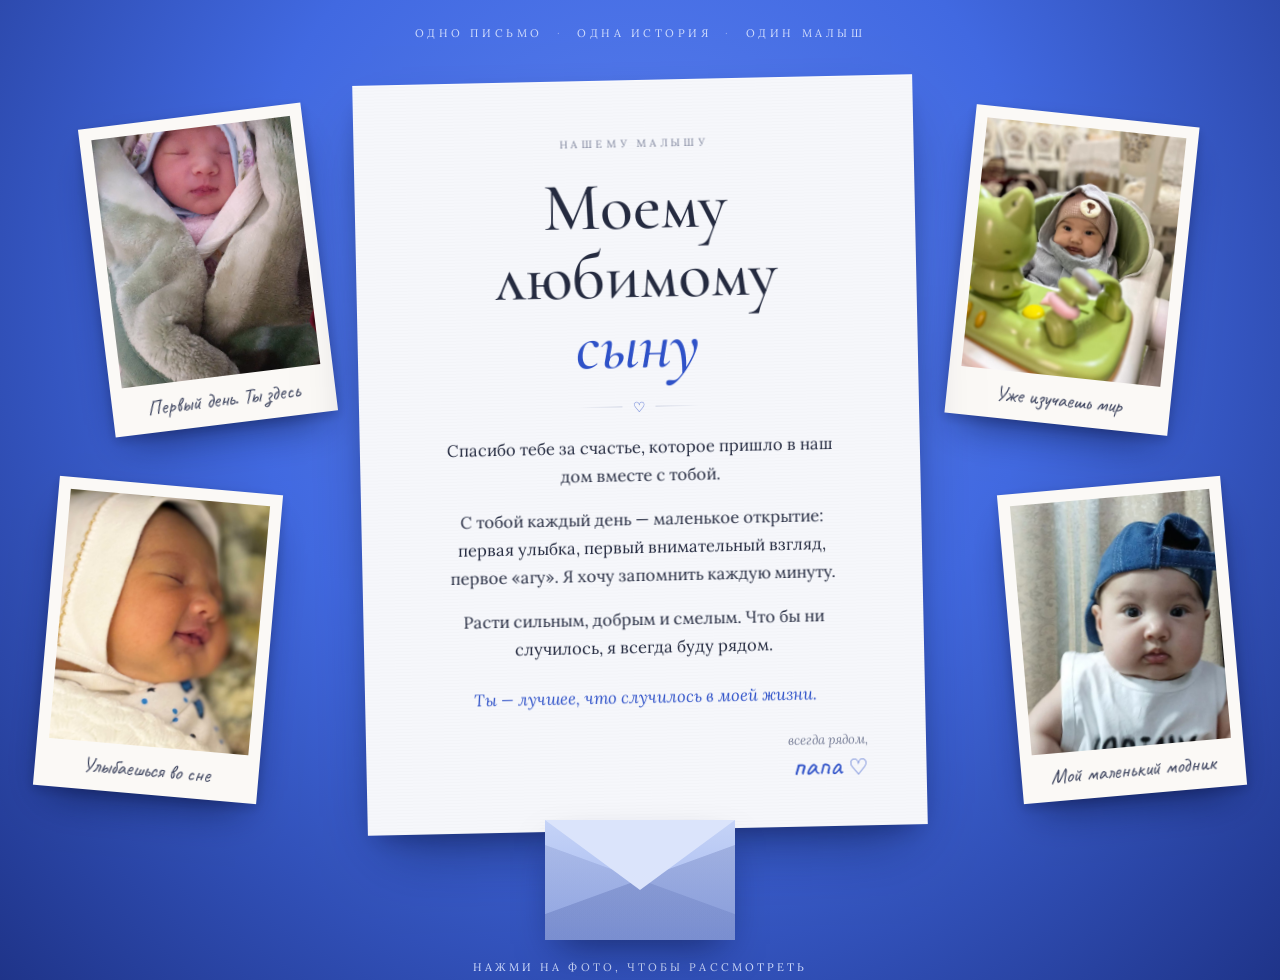
<file: index.html>
<!DOCTYPE html>
<html lang="ru">
<head>
  <meta charset="UTF-8">
  <meta name="viewport" content="width=device-width, initial-scale=1.0">
  <title>Моему любимому сыну</title>
  <meta name="description" content="Письмо папы своему маленькому сыну.">
  <meta property="og:title" content="Моему любимому сыну">
  <meta property="og:description" content="Одно письмо, одна история, одно маленькое счастье.">
  <meta property="og:image" content="photos/son-3.jpg">
  <link rel="icon" href="data:image/svg+xml,<svg xmlns='http://www.w3.org/2000/svg' viewBox='0 0 100 100'><text y='.9em' font-size='90'>💌</text></svg>">
  <link rel="preconnect" href="https://fonts.googleapis.com">
  <link rel="preconnect" href="https://fonts.gstatic.com" crossorigin>
  <link href="https://fonts.googleapis.com/css2?family=Cormorant+Garamond:ital,wght@0,500;0,600;1,500;1,600&family=Lora:ital,wght@0,400;1,400&family=Caveat:wght@500&display=swap" rel="stylesheet">
  <link rel="stylesheet" href="style.css">
</head>
<body>
  <nav class="top">
    <span>Одно письмо</span><i>·</i><span>Одна история</span><i>·</i><span>Один малыш</span>
  </nav>

  <main class="stage">
    <div class="side side--left">
      <button class="polaroid" data-i="0" style="--r:-7deg; --d:.9s">
        <img src="photos/son-1.jpg" alt="Сын в первый день, спит в зелёном пледе">
        <span>Первый день. Ты здесь</span>
      </button>
      <button class="polaroid" data-i="1" style="--r:5deg; --d:1.1s">
        <img src="photos/son-2.jpg" alt="Сын улыбается во сне в белом чепчике">
        <span>Улыбаешься во сне</span>
      </button>
    </div>

    <article class="letter">
      <p class="kicker">Нашему малышу</p>
      <h1>Моему<br>любимому<br><em>сыну</em></h1>
      <div class="divider"><span>♡</span></div>
      <p>Спасибо тебе за счастье, которое пришло в наш дом вместе с тобой.</p>
      <p>С тобой каждый день — маленькое открытие: первая улыбка, первый внимательный взгляд, первое «агу». Я хочу запомнить каждую минуту.</p>
      <p>Расти сильным, добрым и смелым. Что бы ни случилось, я всегда буду рядом.</p>
      <p class="accent">Ты — лучшее, что случилось в моей жизни.</p>
      <p class="sign"><small>всегда рядом,</small>папа <span>♡</span></p>
    </article>

    <div class="side side--right">
      <button class="polaroid" data-i="2" style="--r:6deg; --d:1.0s">
        <img src="photos/son-3.jpg" alt="Сын в шапке с медвежонком смотрит в камеру">
        <span>Уже изучаешь мир</span>
      </button>
      <button class="polaroid" data-i="3" style="--r:-5deg; --d:1.2s">
        <img src="photos/son-4.jpg" alt="Сын в джинсовой кепке козырьком назад">
        <span>Мой маленький модник</span>
      </button>
    </div>

    <div class="envelope" aria-hidden="true"><div class="flap"></div></div>
    <p class="hint">нажми на фото, чтобы рассмотреть</p>
  </main>

  <div class="lightbox" hidden>
    <button class="lb-nav lb-prev" aria-label="Предыдущее фото">‹</button>
    <figure class="lb-card">
      <img alt="">
      <figcaption></figcaption>
    </figure>
    <button class="lb-nav lb-next" aria-label="Следующее фото">›</button>
  </div>

  <script src="script.js"></script>
</body>
</html>
</file>
<file: style.css>
:root {
  --bg: #4169e1;
  --bg-deep: #1f3489;
  --paper: #f6f7fb;
  --ink: #252b40;
  --muted: #7a8099;
  --accent: #2f52c9;
  --pink: #d3defc;
}

* { box-sizing: border-box; margin: 0; padding: 0; }

html { min-height: 100%; background: var(--bg-deep); }

body {
  min-height: 100vh;
  font-family: "Lora", Georgia, serif;
  color: var(--ink);
  background:
    radial-gradient(ellipse at 50% 30%, #5a80f0 0%, var(--bg) 45%, var(--bg-deep) 100%);
  background-color: var(--bg);
  overflow-x: hidden;
}

/* ---------- top nav ---------- */
.top {
  display: flex;
  justify-content: center;
  gap: 14px;
  padding: 26px 16px 10px;
  font-size: 11px;
  letter-spacing: .32em;
  text-transform: uppercase;
  color: var(--pink);
  opacity: 0;
  animation: fade 1s .2s forwards;
}
.top i { font-style: normal; opacity: .5; }

/* ---------- layout ---------- */
.stage {
  position: relative;
  display: grid;
  grid-template-columns: 1fr minmax(0, 560px) 1fr;
  align-items: center;
  gap: 40px;
  max-width: 1280px;
  margin: 0 auto;
  padding: 30px 24px 150px;
}

.side {
  display: flex;
  flex-direction: column;
  gap: 60px;
}
.side--left  { align-items: flex-end; }
.side--right { align-items: flex-start; }
.side--left .polaroid:nth-child(2)  { margin-right: 50px; }
.side--right .polaroid:nth-child(2) { margin-left: 50px; }

/* ---------- letter ---------- */
.letter {
  position: relative;
  z-index: 2;
  background: var(--paper);
  padding: 56px 58px 46px;
  text-align: center;
  box-shadow:
    0 1px 0 rgba(255,255,255,.6) inset,
    0 30px 60px -20px rgba(8, 18, 60, .55),
    0 12px 24px -12px rgba(8, 18, 60, .4);
  transform: rotate(-1.2deg);
  animation: rise 1.4s cubic-bezier(.2, .8, .2, 1) both;
}
.letter::after { /* subtle paper texture */
  content: "";
  position: absolute;
  inset: 0;
  pointer-events: none;
  background: repeating-linear-gradient(0deg, rgba(0,0,0,.012) 0 1px, transparent 1px 3px);
}

.kicker {
  font-size: 10.5px;
  letter-spacing: .34em;
  text-transform: uppercase;
  color: var(--muted);
  margin-bottom: 22px;
}

h1 {
  font-family: "Cormorant Garamond", Georgia, serif;
  font-weight: 500;
  font-size: clamp(44px, 6vw, 68px);
  line-height: 1.02;
  color: var(--ink);
}
h1 em { color: var(--accent); font-style: italic; }

.divider {
  position: relative;
  margin: 26px auto 26px;
  width: 120px;
  height: 1px;
  background: linear-gradient(90deg, transparent, #c3c9dc, transparent);
}
.divider span {
  position: absolute;
  left: 50%;
  top: 50%;
  transform: translate(-50%, -52%);
  background: var(--paper);
  padding: 0 10px;
  color: var(--accent);
  font-size: 14px;
}

.letter p:not(.kicker):not(.sign) {
  font-size: 16.5px;
  line-height: 1.7;
  margin: 0 auto 16px;
  max-width: 400px;
}
.letter .accent {
  font-style: italic;
  color: var(--accent);
  margin-top: 22px !important;
}

.sign {
  text-align: right;
  margin-top: 26px;
  font-family: "Caveat", cursive;
  font-size: 30px;
  color: var(--accent);
  line-height: 1;
}
.sign small {
  display: block;
  font-family: "Lora", serif;
  font-style: italic;
  font-size: 13px;
  color: var(--muted);
  margin-bottom: 4px;
}
.sign span { font-size: 22px; }

/* ---------- envelope ---------- */
.envelope {
  position: absolute;
  left: 50%;
  bottom: 40px;
  width: 190px;
  height: 120px;
  transform: translateX(-50%);
  background: linear-gradient(180deg, #c5d3f7, #9fb4ee);
  box-shadow: 0 18px 40px -14px rgba(6, 14, 50, .6);
  z-index: 3;
  opacity: 0;
  animation: fade .6s forwards;
}
.envelope::before { /* bottom V fold */
  content: "";
  position: absolute;
  inset: 0;
  background: linear-gradient(160deg, transparent 49.5%, rgba(25, 45, 130, .18) 50%),
              linear-gradient(200deg, transparent 49.5%, rgba(25, 45, 130, .12) 50%);
}
.flap {
  position: absolute;
  left: 0; right: 0; top: 0;
  height: 70px;
  background: #dbe4fb;
  clip-path: polygon(0 0, 100% 0, 50% 100%);
  transform-origin: top;
  transform: rotateX(180deg);
  animation: flap 1s .2s forwards;
  filter: drop-shadow(0 2px 2px rgba(0,0,0,.08));
}

/* ---------- polaroids ---------- */
.polaroid {
  all: unset;
  cursor: zoom-in;
  display: block;
  width: 200px;
  padding: 12px 12px 0;
  background: #fbf9f6;
  box-shadow: 0 20px 40px -16px rgba(6, 14, 50, .65), 0 4px 10px rgba(6, 14, 50, .2);
  transform: rotate(var(--r));
  transition: transform .35s cubic-bezier(.2, .8, .2, 1), box-shadow .35s;
  opacity: 0;
  animation: drop .9s var(--d) cubic-bezier(.2, .9, .3, 1.2) forwards;
}
.polaroid img {
  display: block;
  width: 100%;
  aspect-ratio: 4 / 5;
  object-fit: cover;
  background: #ddd;
}
.polaroid span {
  display: block;
  padding: 10px 2px 12px;
  font-family: "Caveat", cursive;
  font-size: 21px;
  color: #3f4660;
  text-align: center;
}
.polaroid:hover,
.polaroid:focus-visible {
  transform: rotate(0deg) scale(1.06);
  box-shadow: 0 30px 50px -16px rgba(6, 14, 50, .75), 0 6px 14px rgba(6, 14, 50, .25);
}
.polaroid:focus-visible { outline: 2px solid var(--pink); outline-offset: 4px; }

.hint {
  position: absolute;
  left: 0; right: 0;
  bottom: 6px;
  text-align: center;
  font-size: 11px;
  letter-spacing: .28em;
  text-transform: uppercase;
  color: var(--pink);
  opacity: 0;
  animation: fade 1s 2s forwards;
}

/* ---------- lightbox ---------- */
.lightbox {
  position: fixed;
  inset: 0;
  z-index: 50;
  display: flex;
  align-items: center;
  justify-content: center;
  gap: 18px;
  padding: 16px;
  background: rgba(12, 24, 80, .55);
  backdrop-filter: blur(10px);
  -webkit-backdrop-filter: blur(10px);
  animation: fade .3s forwards;
}
.lightbox[hidden] { display: none; }
.lb-card {
  background: #fbf9f6;
  padding: 16px 16px 0;
  max-width: min(520px, 100%);
  box-shadow: 0 40px 80px -20px rgba(0, 0, 0, .6);
  transform: rotate(-1.5deg);
  animation: pop .45s cubic-bezier(.2, .9, .3, 1.15);
}
.lb-card img {
  display: block;
  max-width: 100%;
  max-height: 72vh;
  margin: 0 auto;
  object-fit: contain;
}
.lb-card figcaption {
  padding: 14px 4px 18px;
  font-family: "Caveat", cursive;
  font-size: 30px;
  text-align: center;
  color: #3f4660;
}
.lb-nav {
  all: unset;
  cursor: pointer;
  flex: none;
  width: 48px;
  height: 48px;
  border-radius: 50%;
  display: grid;
  place-items: center;
  font-size: 34px;
  line-height: 1;
  color: var(--paper);
  background: rgba(255, 255, 255, .12);
  transition: background .2s;
}
.lb-nav:hover, .lb-nav:focus-visible { background: rgba(255, 255, 255, .25); }

/* ---------- animations ---------- */
@keyframes fade { to { opacity: 1; } }
@keyframes rise {
  0%   { opacity: 0; transform: translateY(45vh) scale(.35) rotate(0deg); }
  60%  { opacity: 1; }
  100% { opacity: 1; transform: translateY(0) scale(1) rotate(-1.2deg); }
}
@keyframes flap { to { transform: rotateX(0deg); } }
@keyframes drop {
  from { opacity: 0; transform: translateY(-40px) rotate(calc(var(--r) * -2)) scale(.9); }
  to   { opacity: 1; transform: rotate(var(--r)); }
}
@keyframes pop {
  from { opacity: 0; transform: scale(.8) rotate(4deg); }
  to   { opacity: 1; transform: scale(1) rotate(-1.5deg); }
}

/* ---------- responsive ---------- */
@media (max-width: 1050px) {
  .stage {
    grid-template-columns: 1fr 1fr;
    gap: 34px 20px;
    padding: 20px 16px 170px;
  }
  .letter { grid-column: 1 / -1; grid-row: 1; max-width: 560px; margin: 0 auto; width: 100%; }
  .side { gap: 34px; }
  .side--left  { align-items: flex-end; }
  .side--right { align-items: flex-start; }
  .side--left .polaroid:nth-child(2),
  .side--right .polaroid:nth-child(2) { margin: 0; }
  .envelope { bottom: 50px; }
}

@media (max-width: 560px) {
  .top { gap: 8px; font-size: 9px; letter-spacing: .2em; padding-top: 20px; }
  .letter { padding: 40px 24px 32px; }
  .letter p:not(.kicker):not(.sign) { font-size: 15.5px; }
  .polaroid { width: 100%; max-width: 160px; padding: 8px 8px 0; }
  .polaroid span { font-size: 17px; padding: 8px 0 10px; }
  .lightbox { gap: 6px; padding: 10px; }
  .lb-nav { width: 38px; height: 38px; font-size: 28px; }
  .lb-card { padding: 10px 10px 0; }
  .lb-card figcaption { font-size: 24px; }
}

@media (prefers-reduced-motion: reduce) {
  *, *::before, *::after { animation-duration: .01s !important; animation-delay: 0s !important; transition: none !important; }
}
</file>
